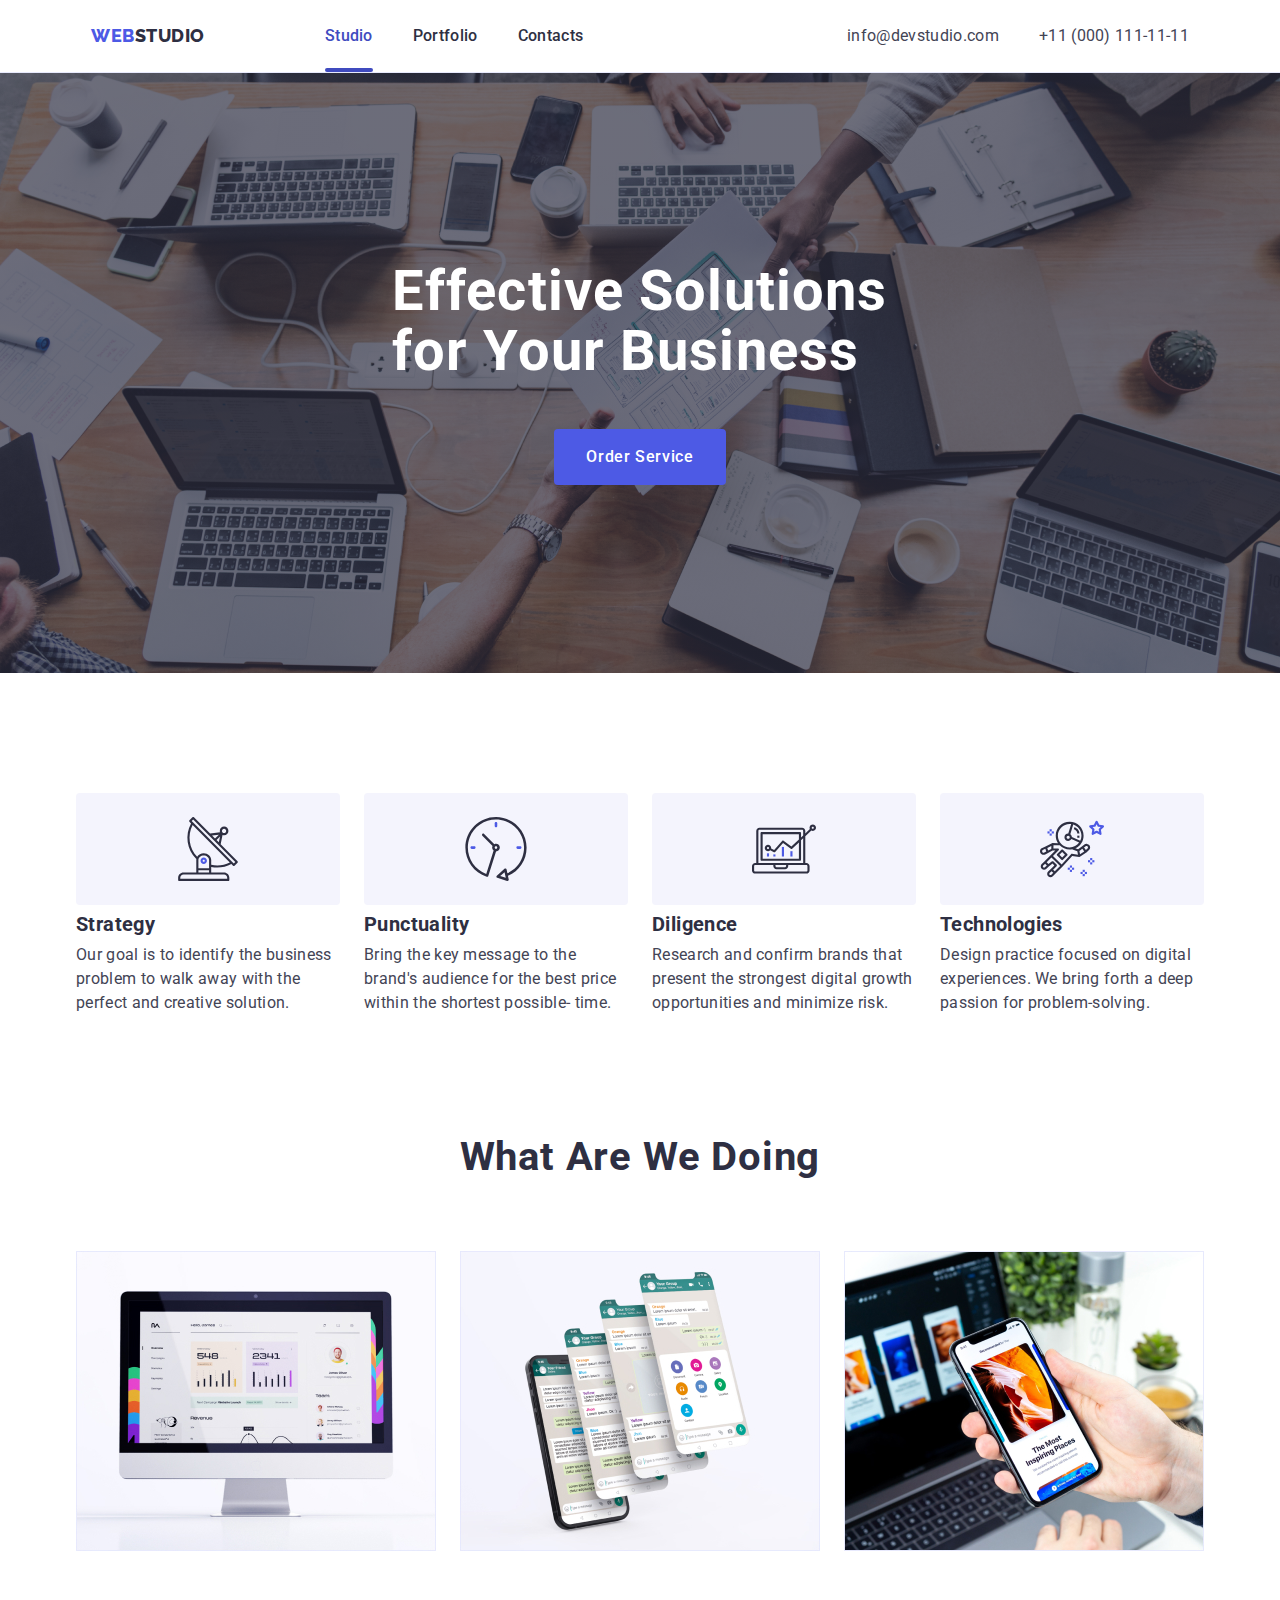
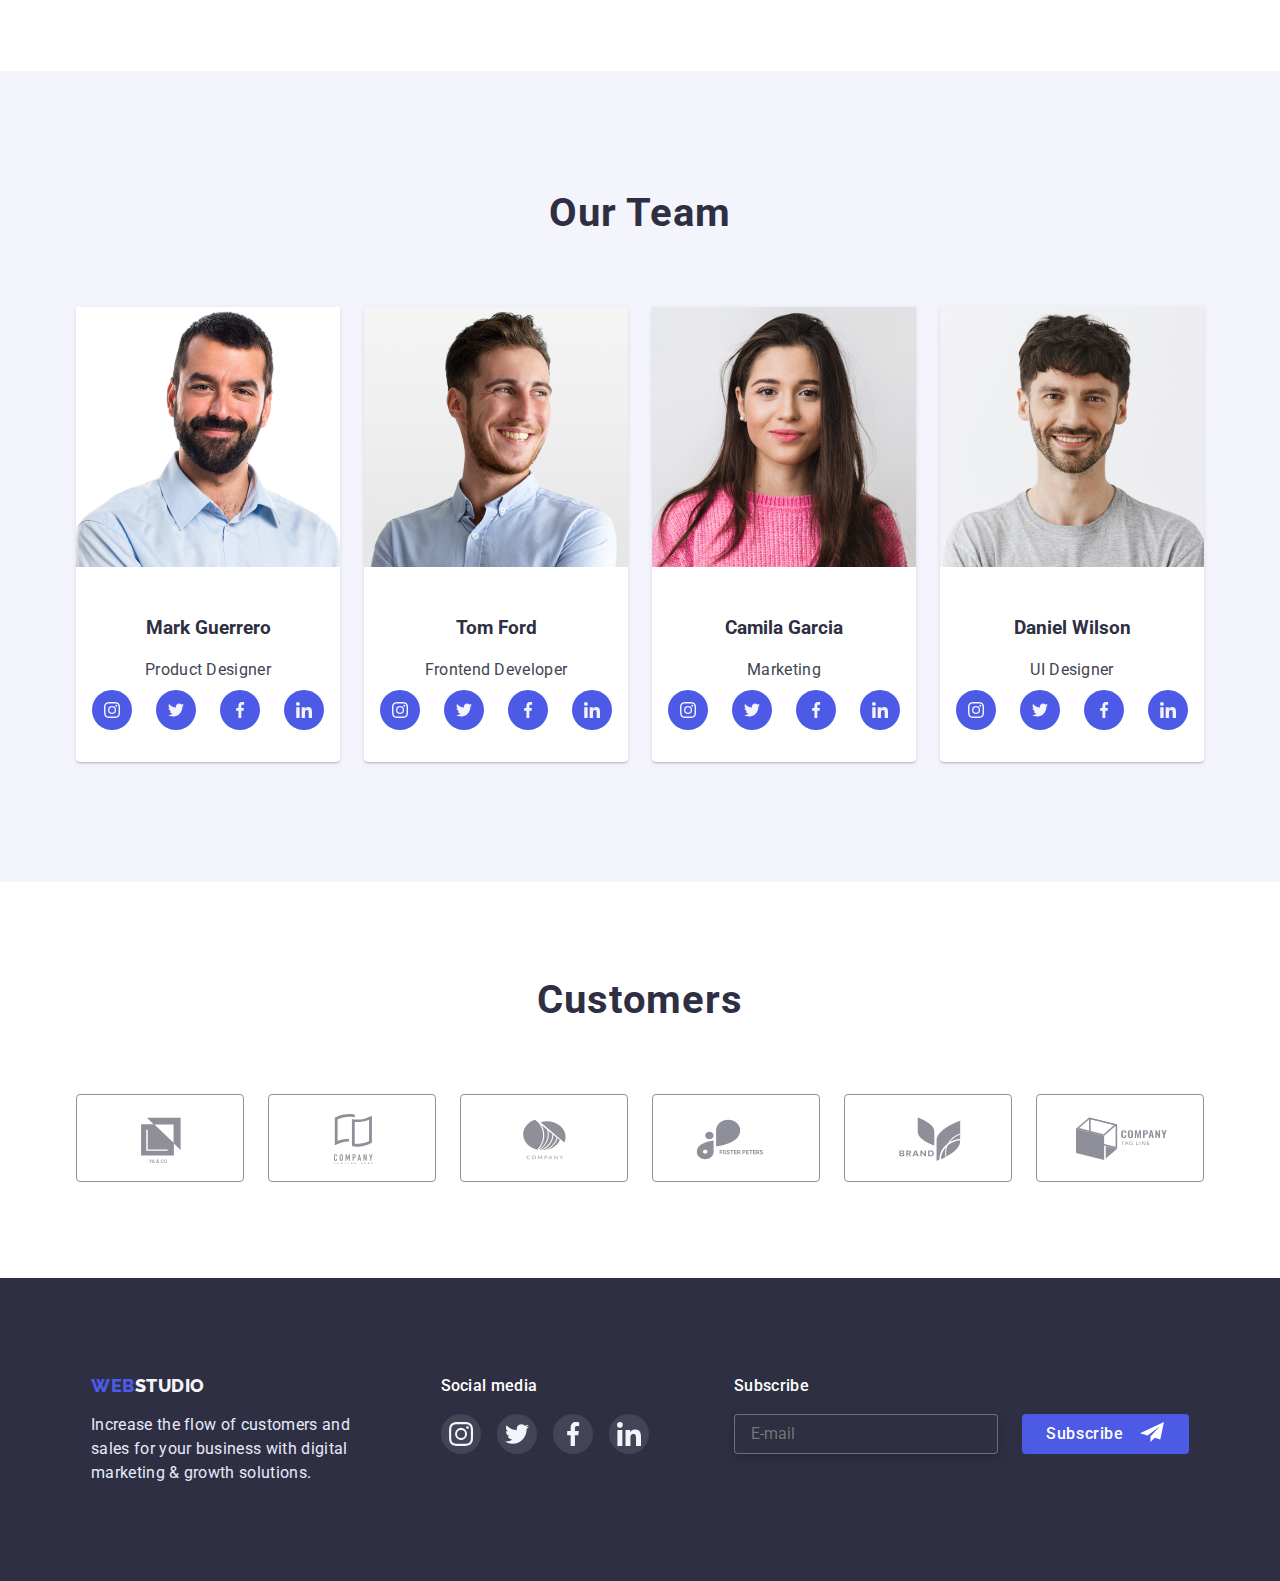
<file: index.html>
<!DOCTYPE html>
<html lang="en">

<head>
    <meta charset="UTF-8">
    <meta http-equiv="X-UA-Compatible" content="IE=edge">
    <meta name="viewport" content="width=device-width, initial-scale=1.0">
    <title>Studio</title>


    <link rel="preconnect" href="https://fonts.googleapis.com">
    <link rel="preconnect" href="https://fonts.gstatic.com" crossorigin>
    <link
        href="https://fonts.googleapis.com/css2?family=Raleway:wght@800&family=Roboto:wght@400;500;700;900&display=swap"
        rel="stylesheet">
    <link rel="preconnect" href="https://fonts.gstatic.com" crossorigin>
    <link
        href="https://fonts.googleapis.com/css2?family=Raleway:wght@800&family=Roboto:wght@400;500;700;900&display=swap"
        rel="stylesheet">
    <link rel="stylesheet"
        href="https://cdnjs.cloudflare.com/ajax/libs/modern-normalize/1.1.0/modern-normalize.min.css">
    <link rel="stylesheet" href="./css/style.css">
</head>

<body>
    <!-- HEADER -->
    <header class="page-header">
        <!-- Navigation -->
        <div class="conteiner">
            <nav class="navigation">
                <a class="link logotype" href="./index.html">Web<span class="logotype-item">Studio</span></a>
                <ul class="list menu-list">
                    <li class="menu-item"><a class="link menu-link hover color" href="./index.html">Studio</a></li>
                    <li class="menu-item"><a class="link menu-link" href="./portfolio.html">Portfolio</a></li>
                    <li class="menu-item"><a class="link menu-link" href="">Contacts</a></li>
                </ul>
            </nav>
            <button class="mobile-menu-open"><svg class="icon-one icon-hamburger js-open-menu">
                    <use href="./images/social-media/icons.svg#icon-hamburger"></use>
                </svg></button>
            <!-- Address -->
            <address class="list-number">
                <ul class=" list-number">
                    <li><a class="link mail-post" href="mailto:info@devstudio.com">info@devstudio.com</a></li>
                    <li><a class="link phone-number" href="tel:+110001111111">+11 (000) 111-11-11</a></li>
                </ul>
            </address>
        </div>
    </header>
    <main>
        <section class="page-hero">
            <div data-modal class="backdrop is-hidden">
                <div class="modal">

                    <div class="conteiner-modal">
                        <button class="button-modal" type="button" data-modal-close></button>
                        <h3 class="modal-title">Leave your contacts and we will call you back</h3>

                        <form class="form">
                            <div class="field">
                                <label for="name">Name</label>
                                <input type="text" class="name icon-form" name="name" id="name">
                            </div>
                            <div class="field">
                                <label for="phone">Phone</label>
                                <input type="tel" class="phone icon-form" name="phone" id="phone">
                            </div>
                            <div class="field">
                                <label for="email">Email</label>
                                <input type="email" class="mail icon-form" name="email" id="email">
                            </div>
                            <div class="form-comment"><label for="comment">Comment</label>
                                <textarea name="comment" id="comment" placeholder="Text input" cols="30"
                                    rows="10"></textarea>
                            </div>
                            <div class="form-policy">
                                <label class="label-policy"><input type="checkbox" class="border" name="privacy-policy"
                                        id="privacy-policy">
                                    <span class="icon-policy">
                                    </span>I accept the terms and conditions of the <a class="link-policy"
                                        href="">Privacy
                                        Policy</a></label>

                            </div>
                            <div class="form-button"><button class="button-form" type="submit">Send</button>
                            </div>
                        </form>
                    </div>
                </div>
            </div>
            <div class="hero">
                <h1 class="hero-title">Effective Solutions for Your Business</h1>
                <button data-modal-open class="button" type="button">Order Service</button>
            </div>
        </section>
        <section class="page-first-section">
            <div class="conteiner-first-section">
                <h2 hidden>Strategy</h2>
                <ul class="list list-position">
                    <li class="title-position  icon-antenna">
                        <h3 class="title-item-position">Strategy</h3>
                        <p class="suptitle-position">Our goal is to identify the business problem to walk away with
                            the
                            perfect
                            and
                            creative solution.
                        </p>
                    </li>
                    <li class="title-position icon-clock">
                        <h3 class="title-item-position">Punctuality</h3>
                        <p class="suptitle-position">
                            Bring the key message to the brand's audience for the best price within the shortest
                            possible-
                            time. </p>
                    </li>
                    <li class="title-position icon-diagram">
                        <h3 class="title-item-position">Diligence</h3>
                        <p class="suptitle-position"> Research and confirm brands that present the strongest digital
                            growth
                            opportunities and minimize
                            risk.
                        </p>
                    </li>
                    <li class="title-position icon-astronaut">
                        <h3 class="title-item-position">Technologies</h3>
                        <p class="suptitle-position"> Design practice focused on digital experiences. We bring forth
                            a deep
                            passion
                            for
                            problem-solving.
                        </p>
                    </li>
                </ul>
            </div>
        </section>
        <section class="page-section">
            <div class="conteiner-section">
                <h2 class="title">What are we doing</h2>
                <ul class="list list-position">
                    <li>
                        <picture>
                            <source srcset="./images/desktop-img-1.jpg 1x, ./images/desktop-img-1@2x.jpg 2x">
                            <img src="./images/img-1.jpg" alt="monitor" width="360" height="300">
                        </picture>
                    </li>
                    <li>
                        <picture>
                            <source srcset="./images/desktop-img-2.jpg 1x, ./images/desktop-img-2@2x.jpg 2x,">
                            <img src="./images/img-2.jpg" alt="tabs" width="360" height="300">
                        </picture>
                    </li>
                    <li>
                        <picture>
                            <source srcset="./images/desktop-img-3.jpg 1x, ./images/desktop-img-3@2x.jpg 2x">
                            <img src="./images/img-3.jpg" alt="phone" width="360" height="300">
                        </picture>
                    </li>
                </ul>
            </div>
        </section>
        <section class="page-last-section">
            <div class="conteiner-last-section">
                <h2 class="title">Our Team</h2>
                <ul class="list list-position-last-section">
                    <li class="list-workers">
                        <picture>
                            <source srcset="./images/mark.jpg 1x, ./images/mark@2x.jpg 2x"> <img src="./images/mark.jpg"
                                alt="Mark Guerrero Product designer" width="264" height="260">
                        </picture>
                        <div class="workers">
                            <h3 class="title-name">Mark Guerrero</h3>
                            <p class="position">Product Designer</p>
                            <ul class="list social-media">
                                <li class="list"><a class="link icon-media" href=""><svg class="">
                                            <use href="./images/social-media/icons.svg#icon-instagramblue"></use>
                                        </svg></a></li>
                                <li class="list"><a class="link icon-media" href=""><svg class="">
                                            <use href="./images/social-media/icons.svg#icon-twitterblue"></use>
                                        </svg></a></li>
                                <li class="list"><a class="link icon-media" href=""><svg class="">
                                            <use href="./images/social-media/icons.svg#icon-facebookblue"></use>
                                        </svg></a></li>
                                <li class="list"><a class="link icon-media" href=""><svg class="">
                                            <use href="./images/social-media/icons.svg#icon-linkrfinblue"></use>
                                        </svg></a></li>
                            </ul>
                        </div>
                    </li>
                    <li class="list-workers">
                        <picture>
                            <source srcset="./images/tom.jpg 1x, ./images/tom@2x.jpg 2x"> <img src="./images/tom.jpg"
                                alt="Tom Ford Frontend Developer" width="264" height="260">
                        </picture>
                        <div class="workers">
                            <h3 class="title-name">Tom Ford</h3>
                            <p class="position">Frontend Developer</p>
                            <ul class="list social-media">
                                <li class="list"><a class="link icon-media" href=""><svg class="">
                                            <use href="./images/social-media/icons.svg#icon-instagramblue"></use>
                                        </svg></a></li>
                                <li class="list"><a class="link icon-media" href=""><svg class="">
                                            <use href="./images/social-media/icons.svg#icon-twitterblue"></use>
                                        </svg></a></li>
                                <li class="list"><a class="link icon-media" href=""><svg class="">
                                            <use href="./images/social-media/icons.svg#icon-facebookblue"></use>
                                        </svg></a></li>
                                <li class="list"><a class="link icon-media" href=""><svg class="">
                                            <use href="./images/social-media/icons.svg#icon-linkrfinblue"></use>
                                        </svg></a></li>
                            </ul>
                        </div>
                    </li>
                    <li class="list-workers">
                        <picture>
                            <source srcset="./images/camila.jpg 1x, ./images/camila@2x.jpg 2x"><img
                                src="./images/camila.jpg" alt="Camila Garcia Marketing " width="264" height="260">
                        </picture>
                        <div class="workers">
                            <h3 class="title-name">Camila Garcia</h3>
                            <p class="position">Marketing</p>
                            <ul class="list social-media">
                                <li class="list"><a class="link icon-media" href=""><svg class="">
                                            <use href="./images/social-media/icons.svg#icon-instagramblue"></use>
                                        </svg></a></li>
                                <li class="list"><a class="link icon-media" href=""><svg class="">
                                            <use href="./images/social-media/icons.svg#icon-twitterblue"></use>
                                        </svg></a></li>
                                <li class="list"><a class="link icon-media" href=""><svg class="">
                                            <use href="./images/social-media/icons.svg#icon-facebookblue"></use>
                                        </svg></a></li>
                                <li class="list"><a class="link icon-media" href=""><svg class="">
                                            <use href="./images/social-media/icons.svg#icon-linkrfinblue"></use>
                                        </svg></a></li>
                            </ul>
                        </div>
                    </li>
                    <li class="list-workers">
                        <picture>
                            <source srcset="./images/daniel.jpg 1x, ./images/daniel@2x.jpg 2x"><img
                                src="./images/daniel.jpg" alt="Daniel Wilson UI Design" width="264" height="260">
                        </picture>
                        <div class="workers">
                            <h3 class="title-name">Daniel Wilson</h3>
                            <p class="position">UI Designer</p>
                            <ul class="list social-media">
                                <li class="list"><a class="link icon-media" href=""><svg class="">
                                            <use href="./images/social-media/icons.svg#icon-instagramblue"></use>
                                        </svg></a></li>
                                <li class="list"><a class="link icon-media" href=""><svg class="">
                                            <use href="./images/social-media/icons.svg#icon-twitterblue"></use>
                                        </svg></a></li>
                                <li class="list"><a class="link icon-media" href=""><svg class="">
                                            <use href="./images/social-media/icons.svg#icon-facebookblue"></use>
                                        </svg></a></li>
                                <li class="list"><a class="link icon-media" href=""><svg class="">
                                            <use href="./images/social-media/icons.svg#icon-linkrfinblue"></use>
                                        </svg></a></li>
                            </ul>
                        </div>
                    </li>
                </ul>
            </div>
        </section>

        <section class="page-customers">
            <div class="conteiner-customers">
                <h3 class="title ">Customers</h3>
                <ul class="list list-customers">
                    <li class="customers"><a href="" class="link icon"><svg class="link-icon">
                                <use href="./images/social-media/icons.svg#icon-yaco"></use>
                            </svg></a></li>
                    <li class="customers"><a href="" class="link icon"><svg class="link-icon">
                                <use href="./images/social-media/icons.svg#icon-companytegline"></use>
                            </svg></a></li>
                    <li class="customers"><a href="" class="link icon"><svg class="link-icon">
                                <use href="./images/social-media/icons.svg#icon-company"></use>
                            </svg></a></li>
                    <li class="customers"><a href="" class="link icon"><svg class="link-icon">
                                <use href="./images/social-media/icons.svg#icon-foster"></use>
                            </svg></a></li>
                    <li class="customers"><a href="" class="link icon"><svg class="link-icon">
                                <use href="./images/social-media/icons.svg#icon-brand"></use>
                            </svg></a></li>
                    <li class="customers"><a href="" class="link icon"><svg class="link-icon">
                                <use href="./images/social-media/icons.svg#icon-tegline"></use>
                            </svg></a></li>
                </ul>
            </div>
        </section>
    </main>
    <footer class="footer-section">
        <div class="footer">
            <div class="conteiner-footer">
                <a class="link logotype-footer" href="./index.html">Web<span
                        class="logotype-item-footer">Studio</span></a>
                <p class="footer-subtitle">Increase the flow of customers and sales for your business with digital
                    marketing
                    &
                    growth solutions.
                </p>
            </div>
            <div class="footer-social-media">
                <h3 class="title-footer">Social media</h3>
                <ul class="list list-footer">
                    <li>
                        <a class="link link-media link-footer" href="">
                            <svg class="">
                                <use href="./images/social-media/icons.svg#icon-instagram"></use>
                            </svg>
                        </a>
                    </li>
                    <li>
                        <a class="link link-media link-footer" href="">
                            <svg class="">
                                <use href="./images/social-media/icons.svg#icon-twitter"></use>
                            </svg>
                        </a>
                    </li>
                    <li>
                        <a class="link link-media link-footer" href="">
                            <svg class="">
                                <use href="./images/social-media/icons.svg#icon-facebook"></use>
                            </svg>
                        </a>
                    </li>
                    <li>
                        <a class="link link-media link-footer" href="">
                            <svg class="">
                                <use href="./images/social-media/icons.svg#icon-linkedin"></use>
                            </svg>
                        </a>
                    </li>
                </ul>
            </div>
            <div class="subscribe">
                <h3 class="footer-subscribe">Subscribe</h3>
                <form class="form-footer-subscribe">
                    <input type="mail" placeholder="E-mail" class="mail-field" name="foooter-mail">
                    <button class="button-subscribe" type="submit">Subscribe</button>
                </form>
            </div>
        </div>
    </footer>
    <div class="mobile-menu js-menu-container">
        <div class="conteiner-mobile">
            <button type="button" class="mobile-menu-close js-close-menu">
                <svg width="8" height="8" class="mobile-icon-close">
                    <use href="./images/social-media/icons.svg#icon-close-black"></use>
                </svg>
            </button>
            <ul class="list-filters">
                <li class="list mobile-list"><a class="link mobile-menu-list" href="./index.html">Studio</a></li>
                <li class="list mobile-list"><a class="link mobile-menu-list" href="./portfolio.html">Portfolio</a></li>
                <li class="list mobile-list"><a class="link mobile-menu-list" href="">Contacts</a></li>
            </ul>
            <address class="address-contacts">
                <ul class="list-filters-contacts">
                    <li class="list"><a class="link mobile-phone-number" href="tel:+110001111111">+11 (000)
                            111-11-11</a></li>
                    <li class="list"><a class="link mobile-post" href="mailto:info@devstudio.com">info@devstudio.com</a>
                    </li>

                </ul>
                <ul class="list social-media-mobile">
                    <li class="list"><a class="link icon-media" href=""><svg class="">
                                <use href="./images/social-media/icons.svg#icon-instagramblue"></use>
                            </svg></a></li>
                    <li class="list"><a class="link icon-media" href=""><svg class="">
                                <use href="./images/social-media/icons.svg#icon-twitterblue"></use>
                            </svg></a></li>
                    <li class="list"><a class="link icon-media" href=""><svg class="">
                                <use href="./images/social-media/icons.svg#icon-facebookblue"></use>
                            </svg></a></li>
                    <li class="list"><a class="link icon-media" href=""><svg class="">
                                <use href="./images/social-media/icons.svg#icon-linkrfinblue"></use>
                            </svg></a></li>
                </ul>
            </address>
        </div>
        <script src="./modal-menu.js"></script>
        <script src="./modal.js"></script>
</body>

</html>
</file>
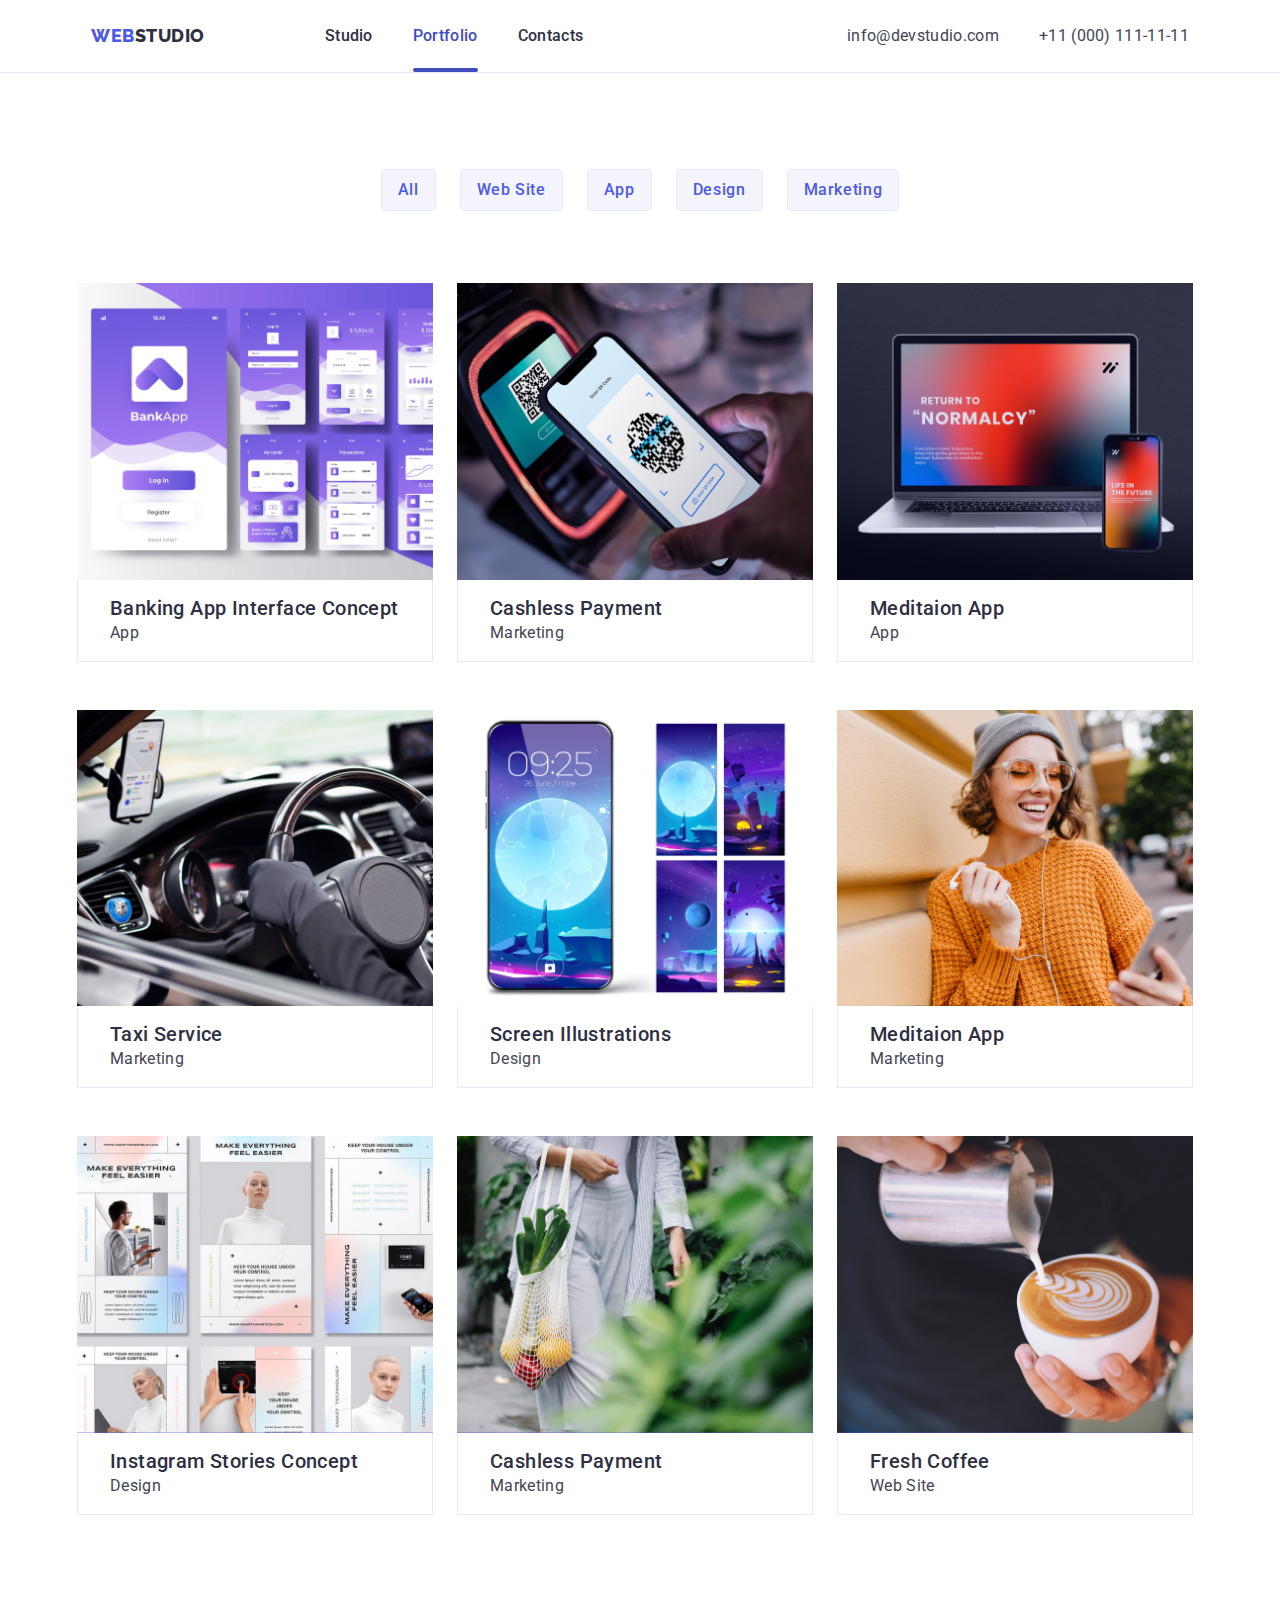
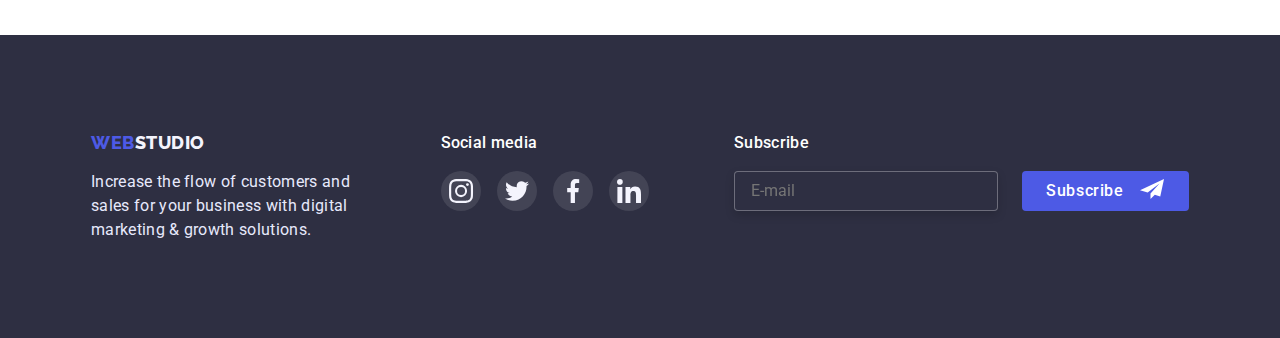
<file: portfolio.html>
<!DOCTYPE html>
<html lang="en">

<head>
    <meta charset="UTF-8">
    <meta http-equiv="X-UA-Compatible" content="IE=edge">
    <meta name="viewport" content="width=device-width, initial-scale=1.0">
    <title>Portfolio</title>


    <link rel="preconnect" href="https://fonts.googleapis.com">
    <link rel="preconnect" href="https://fonts.gstatic.com" crossorigin>
    <link
        href="https://fonts.googleapis.com/css2?family=Raleway:wght@800&family=Roboto:wght@400;500;700;900&display=swap"
        rel="stylesheet">
    <link rel="preconnect" href="https://fonts.gstatic.com" crossorigin>
    <link
        href="https://fonts.googleapis.com/css2?family=Raleway:wght@800&family=Roboto:wght@400;500;700;900&display=swap"
        rel="stylesheet">
    <link rel="stylesheet"
        href="https://cdnjs.cloudflare.com/ajax/libs/modern-normalize/1.1.0/modern-normalize.min.css">
    <link rel="stylesheet" href="./css/style.css">
</head>

<body>
    <!-- HEADER -->
    <header class="page-header">
        <!-- Navigation -->
        <div class="conteiner">
            <nav class="navigation">
                <a class="link logotype" href="./index.html">Web<span class="logotype-item">Studio</span></a>
                <ul class="list menu-list">
                    <li class="menu-item "><a class="link menu-link" href="./index.html">Studio</a></li>
                    <li class="menu-item "><a class="link menu-link hover color" href="./portfolio.html">Portfolio</a>
                    </li>
                    <li class="menu-item"><a class="link menu-link" href="">Contacts</a></li>
                </ul>
            </nav>
            <button class="mobile-menu-open"><svg class="icon-one icon-hamburger js-open-menu">
                    <use href="./images/social-media/icons.svg#icon-hamburger"></use>
                </svg></button>
            <!-- Address -->
            <address class="list-number">
                <ul class="list-number">
                    <li><a class="link mail-post" href="mailto:info@devstudio.com">info@devstudio.com</a></li>
                    <li><a class="link phone-number" href="tel:+110001111111">+11 (000) 111-11-11</a></li>
                </ul>
            </address>
        </div>
    </header>
    <!-- Main -->
    <main>
        <section class="page-filter">
            <div class="conteiner-filter">
                <h1 hidden>filters</h1>
                <ul class="list list-button">
                    <li class="list-item-filter"><button class="button-filters" type="button">All</button></li>
                    <li class="list-item-filter"><button class="button-filters" type="button">Web Site</button></li>
                    <li class="list-item-filter"><button class="button-filters" type="button">App</button></li>
                    <li class="list-item-filter"><button class="button-filters" type="button">Design</button></li>
                    <li class="list-item-filter"><button class="button-filters" type="button">Marketing</button></li>
                </ul>
                <ul class="list list-photo-item">

                    <li class="list-item ">

                        <div class="box">
                            <div class="overlay">
                                <p>14 Stylish and User-Friendly App Design Concepts · Task Manager App · Calorie Tracker
                                    App · Exotic Fruit Ecommerce App · Cloud Storage App</p>

                            </div>
                            <picture>
                                <source media="(min-width:768px)"
                                    srcset="./images/desktop-project-card.jpg 1x, ./images/desktop-project-card@2x.jpg 2x">
                                <source media="(min-width:300px)"
                                    srcset="./images/mobile-project-card.jpg 1x, ./images/mobile-project-card@2x.jpg 2x">
                                <img class="list-photo" src="./images/Project-Card-1.jpg"
                                    alt="Banking App Interface Concept">
                            </picture>
                        </div>
                        <div class="conteiner-title">
                            <h3 class="title-item">Banking App Interface Concept</h3>
                            <p class="suptitle">App</p>
                        </div>
                    </li>
                    <li class="list-item ">
                        <div class="box">
                            <div class="overlay">
                                <p>14 Stylish and User-Friendly App Design Concepts · Task Manager App · Calorie Tracker
                                    App · Exotic Fruit Ecommerce App · Cloud Storage App</p>
                            </div>
                            <picture>
                                <source media="(min-width:768px)" srcset="./images/desktop-project-card2.jpg 1x, ./images/desktop-project-card2@2x.jpg 2x">
                                <source media="(min-width:300px)" srcset="./images/mobile-project-card2.jpg 1x, ./images/mobile-project-card2@2x.jpg 2x">
                                <img class="list-photo" src="./images/Project-Card-2.jpg" alt="Cashless Payment">
                            </picture>
                        </div>
                        <div class="conteiner-title">
                            <h3 class="title-item">Cashless Payment</h3>
                            <p class="suptitle">Marketing</p>
                        </div>
                    </li>
                    <li class="list-item ">
                        <div class="box">
                            <div class="overlay">
                                <p>14 Stylish and User-Friendly App Design Concepts · Task Manager App · Calorie Tracker
                                    App · Exotic Fruit Ecommerce App · Cloud Storage App</p>
                            </div>
                            <picture>
                                <source media="(min-width:768px)" srcset="./images/desktop-project-card3.jpg 1x, ./images/desktop-project-card3@2x.jpg 2x">
                                <source media="(min-width:300px)" srcset="./images/mobile-project-card3.jpg 1x, ./images/mobile-project-card3@2x.jpg 2x">
                                <img class="list-photo" src="./images/Project-Card-3.jpg" alt="Meditaion App">
                            </picture>
                            
                        </div>
                        <div class="conteiner-title">
                            <h3 class="title-item">Meditaion App</h3>
                            <p class="suptitle">App</p>
                        </div>
                    </li>
                    <li class="list-item ">
                        <div class="box">
                            <div class="overlay">
                                <p>14 Stylish and User-Friendly App Design Concepts · Task Manager App · Calorie Tracker
                                    App · Exotic Fruit Ecommerce App · Cloud Storage App</p>
                            </div><picture>
                                <source media="(min-width:768px)" srcset="./images/desktop-project-card4.jpg 1x, ./images/desktop-project-card4@2x.jpg 2x">
                                <source media="(min-width:300px)" srcset="./images/mobile-project-card4.jpg 1x, ./images/mobile-project-card4@2x.jpg 2x">
                                <img class="list-photo" src="./images/Project2Card-1.jpg" alt="Taxi Service"
                                >
                            </picture>
                            
                        </div>
                        <div class="conteiner-title">
                            <h3 class="title-item">Taxi Service</h3>
                            <p class="suptitle">Marketing</p>
                        </div>
                    </li>
                    <li class="list-item ">
                        <div class="box">
                            <div class="overlay">
                                <p>14 Stylish and User-Friendly App Design Concepts · Task Manager App · Calorie Tracker
                                    App
                                    · Exotic Fruit Ecommerce App · Cloud Storage App</p>
                            </div><picture>
                                <source media="(min-width:768px)" srcset="./images/desktop-project-card5.jpg 1x, ./images/desktop-project-card5@2x.jpg 2x">
                                <source media="(min-width:300px)" srcset="./images/mobile-project-card5.jpg 1x, ./images/mobile-project-card5@2x.jpg 2x">
                                <img class="list-photo" src="./images/Project2Card-2.jpg" alt="Screen Illustrations"
                                >
                            </picture>
                            
                        </div>
                        <div class="conteiner-title">
                            <h3 class="title-item">Screen Illustrations</h3>
                            <p class="suptitle">Design</p>
                        </div>
                    </li>
                    <li class="list-item ">
                        <div class="box">
                            <div class="overlay">
                                <p>14 Stylish and User-Friendly App Design Concepts · Task Manager App · Calorie Tracker
                                    App · Exotic Fruit Ecommerce App · Cloud Storage App</p>
                            </div><picture>
                                <source media="(min-width:768px)" srcset="./images/desktop-project-card6.jpg 1x, ./images/desktop-project-card6@2x.jpg 2x">
                                <source media="(min-width:300px)" srcset="./images/mobile-project-card6.jpg 1x, ./images/mobile-project-card6@2x.jpg 2x">
                                <img class="list-photo" src="./images/Project2Card-3.jpg" alt="Online Courses"
                                >
                            </picture>
                        </div>
                        <div class="conteiner-title">
                            <h3 class="title-item">Meditaion App</h3>
                            <p class="suptitle">Marketing</p>
                        </div>
                    </li>
                    <li class="list-item ">
                        <div class="box">
                            <div class="overlay">
                                <p>14 Stylish and User-Friendly App Design Concepts · Task Manager App · Calorie Tracker
                                    App
                                    · Exotic Fruit Ecommerce App · Cloud Storage App</p>
                            </div><picture>
                                <source media="(min-width:768px)" srcset="./images/desktop-project-card7.jpg 1x, ./images/desktop-project-card7@2x.jpg 2x">
                                <source media="(min-width:300px)" srcset="./images/mobile-project-card7.jpg 1x, ./images/mobile-project-card7@2x.jpg 2x">
                                <img class="list-photo" src="./images/Project3Card-1.jpg" alt="Instagram Stories Concept" >
                            </picture>
                        </div>

                        <div class="conteiner-title">
                            <h3 class="title-item">Instagram Stories Concept</h3>
                            <p class="suptitle">Design</p>
                        </div>
                    </li>
                    <li class="list-item ">
                        <div class="box">
                            <div class="overlay">
                                <p>14 Stylish and User-Friendly App Design Concepts · Task Manager App · Calorie Tracker
                                    App · Exotic Fruit Ecommerce App · Cloud Storage App</p>
                            </div><picture>
                                <source media="(min-width:768px)" srcset="./images/desktop-project-card8.jpg 1x, ./images/desktop-project-card8@2x.jpg 2x">
                                <source media="(min-width:300px)" srcset="./images/mobile-project-card8.jpg 1x, ./images/mobile-project-card8@2x.jpg 2x">
                                <img class="list-photo" src="./images/Project3Card-2.jpg" alt="Organic Food" width="356"> 
                            </picture>
                        </div>
                        <div class="conteiner-title">
                            <h3 class="title-item">Cashless Payment</h3>
                            <p class="suptitle">Marketing</p>
                        </div>
                    </li>
                    <li class="list-item ">
                        <div class="box">
                            <div class="overlay">
                                <p>14 Stylish and User-Friendly App Design Concepts · Task Manager App · Calorie Tracker
                                    App · Exotic Fruit Ecommerce App · Cloud Storage App</p>
                            </div><picture>
                                <source media="(min-width:768px)" srcset="./images/desktop-project-card9.jpg 1x, ./images/desktop-project-card9@2x.jpg 2x">
                                <source media="(min-width:300px)" srcset="./images/mobile-project-card9.jpg 1x, ./images/mobile-project-card9@2x.jpg 2x">
                                <img class="list-photo" src="./images/Project3Card-3.jpg" alt="Fresh Coffee">
                            </picture>
                        </div>
                        <div class="conteiner-title">
                            <h3 class="title-item">Fresh Coffee</h3>
                            <p class="suptitle">Web Site</p>
                        </div>
                    </li>
                </ul>
            </div>
        </section>
    </main>
    <!-- footer -->
    <footer class="footer-section">
        <div class="footer">
            <div>
                <a class="link logotype-footer" href="./index.html">Web<span
                        class="logotype-item-footer">Studio</span></a>
                <p class="footer-subtitle">Increase the flow of customers and sales for your business with digital
                    marketing
                    &
                    growth solutions.
                </p>
            </div>
            <div class="footer-social-media">
                <h3 class="title-footer">Social media</h3>
                <ul class="list list-footer">
                    <li>
                        <a class="link link-media link-footer" href="">
                            <svg class="">
                                <use href="./images/social-media/icons.svg#icon-instagram"></use>
                            </svg>
                        </a>
                    </li>
                    <li>
                        <a class="link link-media link-footer" href="">
                            <svg class="">
                                <use href="./images/social-media/icons.svg#icon-twitter"></use>
                            </svg>
                        </a>
                    </li>
                    <li>
                        <a class="link link-media link-footer" href="">
                            <svg class="">
                                <use href="./images/social-media/icons.svg#icon-facebook"></use>
                            </svg>
                        </a>
                    </li>
                    <li>
                        <a class="link link-media link-footer" href="">
                            <svg class="">
                                <use href="./images/social-media/icons.svg#icon-linkedin"></use>
                            </svg>
                        </a>
                    </li>
                </ul>
            </div>
            <div class="subscribe">
                <h3 class="footer-subscribe">Subscribe</h3>
                <form class="form-footer-subscribe">
                    <input type="mail" placeholder="E-mail" class="mail-field" name="foooter-mail">
                    <button class="button-subscribe" type="submit">Subscribe</button>
                </form>
            </div>
        </div>
    </footer>
    <div class="mobile-menu js-menu-container">
        <div class="conteiner-mobile">
            <button type="button" class="mobile-menu-close js-close-menu">
                <svg width="8" height="8" class="mobile-icon-close">
                    <use href="./images/social-media/icons.svg#icon-close-black"></use>
                </svg>
            </button>
            <ul class="list-filters">
                <li class="list mobile-list"><a class="link mobile-menu-list" href="./index.html">Studio</a></li>
                <li class="list mobile-list"><a class="link mobile-menu-list" href="./portfolio.html">Portfolio</a></li>
                <li class="list mobile-list"><a class="link mobile-menu-list" href="">Contacts</a></li>
            </ul>
            <address>
                <ul class="list-filters-contacts">
                    <li class="list"><a class="link mobile-phone-number" href="tel:+110001111111">+11 (000)
                            111-11-11</a></li>
                    <li class="list"><a class="link mobile-post" href="mailto:info@devstudio.com">info@devstudio.com</a>
                    </li>

                </ul>
                <ul class="list social-media-mobile">
                    <li class="list"><a class="link icon-media" href=""><svg class="">
                                <use href="./images/social-media/icons.svg#icon-instagramblue"></use>
                            </svg></a></li>
                    <li class="list"><a class="link icon-media" href=""><svg class="">
                                <use href="./images/social-media/icons.svg#icon-twitterblue"></use>
                            </svg></a></li>
                    <li class="list"><a class="link icon-media" href=""><svg class="">
                                <use href="./images/social-media/icons.svg#icon-facebookblue"></use>
                            </svg></a></li>
                    <li class="list"><a class="link icon-media" href=""><svg class="">
                                <use href="./images/social-media/icons.svg#icon-linkrfinblue"></use>
                            </svg></a></li>
                </ul>
            </address>
        </div>
    </div>
    <script src="./modal-menu.js"></script>

</body>

</html>
</file>
<file: css/style.css>
:root {
  --text-color: #434455;
  --main-color: #f4f4fd;
  --accent-color: #404bbf;
  --link-color: #2e2f42;
}
html {
}




.list {
  list-style: none;
  padding: 0px;
  margin: 0px;

}
.link {
  text-decoration: none;
  display: flex;
}
img {
  display: block;
  max-width: 100%;
  height: auto;
}
body {
  font-family: "Roboto", sans-serif;
  color: var(--link-color);
  margin-left: auto;
  margin-right: auto;
}
/*


.conteiner-first-section {
  width: 1128px;
  margin-left: auto;
  margin-right: auto;
  padding-left: 15px;
  padding-right: 15px;
}

.conteiner-last-section {
  width: 1128px;
  margin-left: auto;
  margin-right: auto;
  padding-left: 15px;
  padding-right: 15px;
}
.conteiner-title {
  border-right: 1px solid #e7e9fc;
  border-left: 1px solid #e7e9fc;
  border-bottom: 1px solid #e7e9fc;
  padding-bottom: 32px;
  padding-left: 16px;
  padding-top: 32px;
}
.list-item:hover, .list-item:focus {
  border-right: 0.5px solid #f4f4fd;
  border-left: 0.5px solid #f4f4fd;
  border-bottom: 0.5px solid #f4f4fd;
  box-shadow: 0px 1px 6px rgba(46, 47, 66, 0.08),
    0px 1px 1px rgba(46, 47, 66, 0.16), 0px 2px 1px rgba(46, 47, 66, 0.08);
}.suptitle {
  font-size: 16px;
  line-height: 1.5;
  letter-spacing: 0.02em;
  color: var(--text-color);
  margin: 0px;
}
.box {
position: relative; 
overflow: hidden;
}
.list-item:hover .overlay {
  transform: translateX(0);
}

.overlay{
  position: absolute;
  content: "";

 top: 0;
  left: 0;
  width: 100%;
  height: 100%;
  background: #4D5AE5;
  transform: translateY(100%);
  transition: transform 250ms cubic-bezier(0.4, 0, 0.2, 1);
}
.overlay > p{
  font-weight: 400;
font-size: 16px;
line-height: 1.5;
letter-spacing: 0.02em;
color: var(--main-color);
margin-top: 24px;
margin-left: auto;
margin-right: auto;
width: 296px;
}

.title-item {
  font-weight: 500;
  font-size: 20px;
  line-height: 1.25;
  letter-spacing: 0.02em;

  margin: 0px;
}
.conteiner-filter {
  margin-left: auto;
  margin-right: auto;
  width: 1128px;
  padding-right: 15px;
  padding-left: 15px;
}
.conteiner-customers {
  width: 1128px;
  margin-left: auto;
  margin-right: auto;
  padding-left: 15px;
  padding-right: 15px;
}


.page-header {
  margin-left: auto;
  margin-right: auto;
  border-bottom: 1px solid #e7e9fc;
}



.menu-link:hover,
.menu-link:focus {
  color: var(--accent-color);
}
.menu-link {
  position: relative;
  font-weight: 500;
  font-size: 16px;
  line-height: 1.5;
  letter-spacing: 0.02em;
  color: var(--link-color);

  display: block;
  padding-top: 24px;
  padding-bottom: 24px;
  transition: color 250ms cubic-bezier(0.4, 0, 0.2, 1);
}

.color{
  color: var(--accent-color);
}
.hover::after{
  display: block;
  position: absolute;
  content: "";
  width: 100%;
  height: 4px;
bottom: 0;
left: 0;
  height: 4px;
border-radius: 2px;
background-color: var(--accent-color);

}




.button {
  font-family: "Roboto";
  font-weight: 500;
  cursor: pointer;
  font-size: 16px;
  line-height: 1.5;
  letter-spacing: 0.04em;
  background: #4d5ae5;
  color: #ffffff;

  min-width: 110px;
  border-radius: 4px;
  border-color: #4d5ae5;
  text-align: center;
  margin-top: 48px;
  padding: 16px 32px;

  transition: background-color 250ms cubic-bezier(0.4, 0, 0.2, 1);
}
.button-filters {
  font-weight: 500;
  font-family: "Roboto", sans-serif;
  cursor: pointer;
  font-size: 16px;
  line-height: 1.5;
  align-items: center;
  text-align: center;
  letter-spacing: 0.04em;
  background: var(--main-color);
  color: #4d5ae5;

  border: 1px solid #e7e9fc;
  border-radius: 4px;
  padding: 12px 24px;
  transition: color 250ms cubic-bezier(0.4, 0, 0.2, 1),
  background-color 250ms cubic-bezier(0.4, 0, 0.2, 1),
  box-shadow 250ms cubic-bezier(0.4, 0, 0.2, 1);
}
.list-button {
  margin-bottom: 72px;
  justify-content: center;
  flex-direction: row;
  padding: 0px;
}

.list-button .list-item-filter {
  margin-left: 24px;
}
.list-button .list-item-filter:first-child {
  margin-left: 0px;
}


.button-modal{
  display: flex;
  cursor: pointer;
  height: 22px;
  width: 12px;
  border-radius: 50%;
  border: 0;
  justify-content: end;
  margin-left: 336px;
background-image: url(../images/close-black.svg);
background-position: center;
background-repeat: no-repeat;

transition: 
background-image 250ms cubic-bezier(0.4, 0, 0.2, 1),
background-color 250ms cubic-bezier(0.4, 0, 0.2, 1);
}
.button-modal:hover, 
.button-modal:focus{
  background-color: var(--accent-color);
  background-image: url(../images/close-white.svg);
}
.form-button{
  margin-top: 24px;
  text-align: center;
}
.button-form{
  font-weight: 500;
  cursor: pointer;
  font-size: 16px;
  line-height: 1.5;
  letter-spacing: 0.04em;
  background: #4d5ae5;
  color: #ffffff;

  min-width: 110px;
  border-color: #4d5ae5;
  text-align: center;
  padding: 16px 32px;
  box-shadow: 0px 4px 4px rgba(0, 0, 0, 0.15);
border-radius: 4px;
justify-content: center;
transition: background-color 250ms cubic-bezier(0.4, 0, 0.2, 1);
}
.button-form:hover,
.button-form:focus{
  background-color: var(--accent-color);
}

.backdrop{
  position: fixed;
top: 0;
left: 0;
  width: 100%;
  height: 100%;
  background-color: rgba(46, 47, 66, 0.4);
  opacity: 1;
  transition: opacity 250ms;
}
.backdrop.is-hidden{
opacity: 0;
pointer-events: none;
}
.backdrop.is-hidden .modal{
  transform: translate(-50%, -50%)  scale(0.9);
}
.modal{

  position: absolute;
  top: 50%;
  left: 50%;
  min-width: 408px;

  background-color: #fcfcfc;
  border-radius: 4px;
  justify-content: end;
  display: flex;
transform: translate(-50%, -50%) scale(1);
transition: transform 250ms cubic-bezier(0.4, 0, 0.2, 1);
}
.modal-title{

  font-weight: 500;
  font-size: 16px;
  line-height: 1.5;
  margin-top: 24px;
text-align: center;
margin-bottom: 16px;
margin-top: 24px;
}
.form .field, .form-comment {
  display: flex;
  flex-direction: column;

  color: #8E8F99;
}
.field {
  
  margin-top: 8px;
  transition: border-color 250ms cubic-bezier(0.4, 0, 0.2, 1);
} 
 .field:focus-within{
border-color: #4D5AE5;
}
.field label {

  font-weight: 400;
font-size: 12px;
line-height: 1.3;
}

.form-comment {
  margin-top: 8px;

}
.form-comment label{

  font-weight: 400;
font-size: 12px;
line-height: 1.3;
}
.form-comment textarea{
  outline: none;
  resize: none;
  margin-top: 4px;
  height: 120px;
  border: 1px solid rgba(33, 33, 33, 0.2);
border-radius: 4px;
padding: 8px 16px;
transition: border 250ms cubic-bezier(0.4, 0, 0.2, 1);
}
.form-comment textarea:focus-within{
  border-color:  #4D5AE5;
}
.form-comment textarea::placeholder{
  font-weight: 400;
  font-size: 12px;
  line-height: 1.3;
}
.form-policy{
  margin-top: 16px;
}
.form-policy label{
  font-weight: 400;
font-size: 12px;
line-height: 1.3;
color: #757575;
}
.icon-form{
  height: 40px;
  outline: none;
  border: 1px solid rgba(33, 33, 33, 0.2);
  border-radius: 4px;
  margin-top: 4px;
  background-repeat: no-repeat;
background-position-y: 14px;
  background-position-x: 19px; 
  padding-left: 38px;
  transition: border-color 250ms cubic-bezier(0.4, 0, 0.2, 1);
}




.name{
  background-image: url(../images/social-media/name.svg);
  transition: background-image 250ms cubic-bezier(0.4, 0, 0.2, 1);  
}
.name:focus-within{
  background-image: url(../images/social-media/name-blue.svg);
  }
.phone{
  background-image: url(../images/social-media/phone.svg);
  transition: background-image 250ms cubic-bezier(0.4, 0, 0.2, 1);
}
.phone:focus-within{
  background-image: url(../images/social-media/phone-blue.svg);
  }
.mail{
  background-image: url(../images/social-media/mail.svg);
  transition: background-image 250ms cubic-bezier(0.4, 0, 0.2, 1);
}
.mail:focus-within{
  background-image: url(../images/social-media/mail-blue.svg);
  } 
  .border{
    position: absolute;
  width: 1px;
  height: 1px;
  margin: -1px;
  border: 0;
  padding: 0;
  
  white-space: nowrap;
  clip-path: inset(100%);
  clip: rect(0 0 0 0);
  overflow: hidden;
  
  }
  
  
  .label-policy{
    display: flex;
    align-items: center;
  }
  .icon-policy{
    display: inline-block;
    width: 15px;
    height: 15px;
    border: 1.25px solid #2E2F42;
border-radius: 2px;
margin-right: 8px;
transition: border-color 250ms cubic-bezier(0.4, 0, 0.2, 1),
background-image 250ms cubic-bezier(0.4, 0, 0.2, 1);
  }
  
  .border:checked + .icon-policy{
    border-color: #404bbf;
    content: " ";
    background-color: #404bbf;
    width: 16px;
    height: 16px;
    background-image: url(../images/social-media/click.svg);
    background-repeat: no-repeat;
    background-size: contain;
    background-origin: border-box;
    transition: background-image 250ms cubic-bezier(0.4, 0, 0.2, 1);
  }
.link-policy{
  color:#4D5AE5;
  margin-left: 5px;
}

.page-hero {
  margin-left: auto;
  margin-right: auto;
  background-color: var(--link-color);
  background-image: linear-gradient(
      rgba(46, 47, 66, 0.7),
      rgba(46, 47, 66, 0.7)
    ),
    url(../images/people-office.jpg);
  background-repeat: no-repeat;
  background-size: auto, 1440px 600px, cover;
  background-position: 50% 50%;
}
.hero {
  padding-top: 188px;
  padding-bottom: 188px;
  text-align: center;
}


.hero-title {
  font-size: 56px;
  line-height: 1;
  letter-spacing: 0.02em;
  color: #ffffff;

  margin: 0px auto;
  text-align: center;
  width: 496px;
}
.page-first-section {
  padding-top: 120px;
  padding-bottom: 60px;
}

.page-last-section {
  padding-top: 120px;
  padding-bottom: 120px;
  background: #f4f4fd;
}
.page-filter {
  padding-top: 96px;
  padding-bottom: 120px;
}
.page-customers {
  padding-top: 120px;
  padding-bottom: 120px;
}



.title-position::before {
  display: block;
  content: "";
  height: 112px;
  background-repeat: no-repeat;
  background-position: center;
  background-color: var(--main-color);
  border-radius: 4px;
  margin-bottom: 8px;
}
.icon-antenna::before {
  background-image: url(../images/antenna.svg);
}
.icon-clock::before {
  background-image: url(../images/clock.svg);
}
.icon-diagram::before {
  background-image: url(../images/diagram.svg);
}
.icon-astronaut::before {
  background-image: url(../images/astronaut.svg);
}

.suptitle {
  font-size: 16px;
  line-height: 1.5;
  letter-spacing: 0.02em;
  color: var(--text-color);
  margin: 0px;
}
.box {
position: relative; 
overflow: hidden;
}
.list-item:hover .overlay {
  transform: translateX(0);
}

.overlay{
  position: absolute;
  content: "";

 top: 0;
  left: 0;
  width: 100%;
  height: 100%;
  background: #4D5AE5;
  transform: translateY(100%);
  transition: transform 250ms cubic-bezier(0.4, 0, 0.2, 1);
}
.overlay > p{
  font-weight: 400;
font-size: 16px;
line-height: 1.5;
letter-spacing: 0.02em;
color: var(--main-color);
margin-top: 24px;
margin-left: auto;
margin-right: auto;
width: 296px;
}

.title-item {
  font-weight: 500;
  font-size: 20px;
  line-height: 1.25;
  letter-spacing: 0.02em;

  margin: 0px;
}

.list-photo-item {
  display: flex;
  flex-wrap: wrap;
  row-gap: 48px;
  column-gap: 24px;
}
.box {
position: relative; 
overflow: hidden;
}
.list-item:hover .overlay {
  transform: translateX(0);
}

.overlay{
  position: absolute;
  content: "";

 top: 0;
  left: 0;
  width: 100%;
  height: 100%;
  background: #4D5AE5;
  transform: translateY(100%);
  transition: transform 250ms cubic-bezier(0.4, 0, 0.2, 1);
}
.overlay > p{
  font-weight: 400;
font-size: 16px;
line-height: 1.5;
letter-spacing: 0.02em;
color: var(--main-color);
margin-top: 24px;
margin-left: auto;
margin-right: auto;
width: 296px;
}

.list-position-last-section {
  column-gap: 24px;
}
.list-customers {
  column-gap: 24px;
}

.icon {
  border: 1px solid #8e8f99;
  border-radius: 4px;
  padding: 16px 32px;
  fill: #8e8f99;
  width: 102px;
  height: 54px;
transition: border-color 250ms cubic-bezier(0.4, 0, 0.2, 1),
fill 250ms cubic-bezier(0.4, 0, 0.2, 1) ;
}


.icon-media {
  width: 40px;
  height: 40px;
  fill: #4d5ae5;
  transition: fill 250ms cubic-bezier(0.4, 0, 0.2, 1);
}
.icon:hover, .icon:focus{

  border-color: var(--accent-color);
  fill: var(--accent-color);
}
.icon-media:hover,
.icon-media:focus {
  fill: var(--accent-color);
}


.title-name {
  font-size: 20px;
  line-height: 1.2;
  text-align: center;
  letter-spacing: 0.02em;
  color: var(--text-color);

  margin: 0;
  padding-bottom: 8px;
}
.list-workers {
  background: #ffffff;
  box-shadow: 0px 1px 6px rgba(46, 47, 66, 0.08),
    0px 1px 1px rgba(46, 47, 66, 0.16), 0px 2px 1px rgba(46, 47, 66, 0.08);
  border-radius: 0px 0px 4px 4px;
}



.list-item {
  width: 360px;
  cursor: pointer;
  transform: box-shadow 250ms cubic-bezier(0.4, 0, 0.2, 1);
}

.list-item:hover, .list-item:focus {
  box-shadow: 0px 3px 1px rgba(0, 0, 0, 0.1), 0px 2px 1px rgba(0, 0, 0, 0.08),
    0px 2px 2px rgba(0, 0, 0, 0.12);
}
.menu-list {
  display: flex;
}
.menu-list .menu-item + .menu-item {
  margin-left: 40px;
}
.footer-section {
  background-color: var(--link-color);
  padding-top: 100px;
  padding-bottom: 100px;
}
.footer {
  width: 1128px;
  padding-left: 15px;
  padding-right: 15px;
  margin-right: auto;
  margin-left: auto;
  display: flex;
}
.logotype-footer {
  font-weight: 800;
  cursor: pointer;
  color: #4d5ae5;
  font-family: "Raleway", sans-serif;
  font-size: 18px;
  line-height: 1.3;

  width: 115px;
  align-items: center;
  letter-spacing: 0.03em;
  text-transform: uppercase;

  margin-bottom: 16px;
}
.list-footer {
  column-gap: 16px;
}
.link-footer {
  width: 40px;
  height: 40px;
  background-color: rgba(255, 255, 255, 0.1);
    border-radius: 50%;
    transition: background-color 250ms cubic-bezier(0.4, 0, 0.2, 1);
}
.link-footer:hover,
.link-footer:focus {
  background-color: #31d0aa;
}
.footer-social-media {
  margin-left: 120px;
}
.footer-subscribe{

font-style: normal;
font-weight: 500;
font-size: 16px;
line-height: 1.5;
letter-spacing: 0.02em;
color: #FFFFFF;
margin-top:0;
margin-bottom: 16px;
}
.subscribe{
  margin-left: 80px;
}
.mail-field{
  height: 22px;
  width: 230px;
  padding: 8px 16px ;
  border: 1px solid rgba(255, 255, 255, 0.3);
  filter: drop-shadow(0px 4px 4px rgba(0, 0, 0, 0.15));
  border-radius: 4px;
  background-color: var(--link-color);
}
.button-subscribe{
  font-weight: 500;
font-size: 16px;
line-height: 1.5;
  letter-spacing: 0.04em;

display: inline-flex;
  cursor: pointer;
  color: #ffffff;
  padding:8px 24px ;
  background: #4D5AE5;
border-radius: 4px;
border: 0;
align-items: center;
margin-left: 22px;
transition: background-color 250ms cubic-bezier(0.4, 0, 0.2, 1);
}
.button-subscribe:hover,
.button-subscribe:focus{
  background-color: var(--accent-color);
}
.button-subscribe::after{
  content: "";
  display: inline-block;
  width: 24px;
  height: 24px;
  background-image: url(../images/social-media/send.svg);
  background-repeat: no-repeat;
margin-left: 16px;
} */

@media screen and (max-width:767px) {

  .menu-list{
    display: none;
  }
  .list-number{
    display: none;
  }

.conteiner{
  display: flex;
  justify-content: space-between;
  padding-left: 16px;
  padding-right: 16px;
  align-items: center;
  max-width: 398px;
  margin-left: auto;
  margin-right: auto;
}
.mobile-menu-open{
  background-color: transparent;
  border: none;
  padding: 0;
  line-height: 0;
  
}

.mobile-menu{

  position: relative;
  position: fixed;
  width: 100%;
  height: 100%;
  z-index: 1000;
  top: 0;
  left:0;
  background-color: white;
  opacity: 0;
  visibility: hidden;
  pointer-events: none;
  transition: opacity 250ms cubic-bezier(0.4, 0, 0.2, 1),
  visibility 250ms cubic-bezier(0.4, 0, 0.2, 1);
}
.mobile-menu.is-open{
  opacity: 1;
  visibility: visible;
  pointer-events: auto;
}
.mobile-menu-close{
  position: absolute;
  top:40px;
  right: 40px;
  display: flex;
  width: 22px;
  height: 22px;
padding: 0;
  border-radius: 50%;
  background: #E7E9FC;
  border: 1px solid rgba(0, 0, 0, 0.1);
justify-content: center;
align-items: center;
transition: color 250ms cubic-bezier(0.4, 0, 0.2, 1);
}
.mobile-menu-close:hover{
  background-color: var(--accent-color);
  fill: white;
}

.mobile-list:nth-child(n+2){
  margin-top: 40px;
}
.mobile-menu-list{
  font-weight: 700;
font-size: 36px;
line-height: 1.1;
letter-spacing: 0.02em;
text-transform: capitalize;
color: var(--text-color);
}
.mobile-list:hover,
.mobile-list:focus{
  color: var(--accent-color);
}
.list-filters{
  margin: 0;
  padding: 0;
margin-top: 16px;
height: 200px;
margin-right:150px;
}
.conteiner-mobile{
  padding: 40px;
  display: flex;
  flex-wrap: wrap;
  height: 100%;
 
  align-items: flex-start;
}
.address-contacts{
  margin-top: auto;
  height: 192px;

}
.mobile-phone-number{
  font-style: normal;
  font-weight: 600;
  font-size: 36px;
  line-height: 1.1;
  text-transform: capitalize;


  color: var(--text-color);
}
.mobile-post{
  font-style: normal;
  font-weight: 500;
font-size: 20px;
line-height: 1.2;
color: var(--text-color);
margin-top: 40px;
}
.list-filters-contacts{
  margin: 0;
  padding: 0;
}

.icon-media {
  width: 40px;
  height: 40px;
  fill: #4d5ae5;
  transition: fill 250ms cubic-bezier(0.4, 0, 0.2, 1);
}




.social-media-mobile {
  display: flex;
  text-align: center;
  flex-wrap: wrap;
  margin-top: 48px;
  gap: 56px;
  
}
}

/* Min-width 300px                            sdasdasda*/

  .conteiner-title {
    border-right: 1px solid #e7e9fc;
    border-left: 1px solid #e7e9fc;
    border-bottom: 1px solid #e7e9fc;
    padding: 16px 32px;
  }
  .list-item-filter:not(:last-child){
    margin-right: 24px;
  }
  .list-photo-item{
  display: flex;
  flex-wrap: wrap;
  row-gap: 48px;
  justify-content: center;
  }
  .list-item:hover, .list-item:focus {
    border-right: 0.5px solid #f4f4fd;
    border-left: 0.5px solid #f4f4fd;
    border-bottom: 0.5px solid #f4f4fd;
    box-shadow: 0px 1px 6px rgba(46, 47, 66, 0.08),
      0px 1px 1px rgba(46, 47, 66, 0.16), 0px 2px 1px rgba(46, 47, 66, 0.08);
  }.suptitle {
    font-size: 16px;
    line-height: 1.5;
    letter-spacing: 0.02em;
    color: var(--text-color);
    margin: 0px;
  }
  .box {
  position: relative; 
  overflow: hidden;
  }
  .list-item:hover .overlay {
    transform: translateX(0);
  }
  .list-item{
    max-width: 396px;
  }
  .icon:hover,
 .icon:focus{
  border-color: var(--accent-color);
  fill: var(--accent-color);
}
.icon-media:hover,
.icon-media:focus {
  fill: var(--accent-color);
}
  .overlay{
    position: absolute;
    content: "";
  
    top: 0;
    left: 0;
    width: 100%;
    height: 100%;
    background: #4D5AE5;
    transform: translateY(100%);
    transition: transform 250ms cubic-bezier(0.4, 0, 0.2, 1);
  }
  .overlay > p{
    font-weight: 400;
  font-size: 16px;
  line-height: 1.5;
  letter-spacing: 0.02em;
  color: var(--main-color);
  margin-top: 24px;
  margin-left: auto;
  margin-right: auto;
  max-width: 296px;
  }
  
  .title-item {
    font-weight: 500;
    font-size: 20px;
    line-height: 1.25;
    letter-spacing: 0.02em;
  
    margin: 0px;
  }
  .page-filter{
    margin-top: 48px;
    margin-bottom: 48px;

  }
  .conteiner-filter {
    margin-left: auto;
    margin-right: auto;
    padding-right: 16px;
    padding-left: 16px;
  }
  .button-filters {
    font-weight: 500;
    font-family: "Roboto", sans-serif;
    cursor: pointer;
    font-size: 16px;
    line-height: 1.5;
    align-items: center;
    text-align: center;
    letter-spacing: 0.04em;
    background: var(--main-color);
    color: #4d5ae5;
  
    border: 1px solid #e7e9fc;
    border-radius: 4px;
    padding: 8px 16px;
    transition: color 250ms cubic-bezier(0.4, 0, 0.2, 1),
    background-color 250ms cubic-bezier(0.4, 0, 0.2, 1),
    box-shadow 250ms cubic-bezier(0.4, 0, 0.2, 1);
  }
  .list-button {
    display: flex;
    margin-bottom: 48px;
    flex-direction: row;
    flex-wrap: wrap;
    padding: 0px;
    row-gap: 16px;
  }


  .footer-section{
    padding-top: 96px;
    padding-bottom: 96px;
    margin-left: auto;
    margin-right: auto;
 
    background-color: var(--link-color);
  }
  .footer{
 padding-left: 16px;
 padding-right: 16px;
    max-width: 425px;
    margin-left: auto;
    margin-right: auto;
  }
  .form-footer-subscribe{
    display: flex;
flex-direction: column; 
justify-content: center;
 }
.footer-subscribe{
font-style: normal;
font-weight: 500;
font-size: 16px;
line-height: 1.5;
letter-spacing: 0.02em;
color: #FFFFFF;
margin-top:0;
margin-bottom: 16px;
display: flex;
justify-content: center;
align-items: center;
}
.mail-field{
  padding: 8px 16px ;
  border: 1px solid rgba(255, 255, 255, 0.3);
  filter: drop-shadow(0px 4px 4px rgba(0, 0, 0, 0.15));
  border-radius: 4px;
  background-color: var(--link-color);
  
}

.button-subscribe{
  font-weight: 500;
font-size: 16px;
line-height: 1.5;
  letter-spacing: 0.04em;
width: 167px;
display: inline-flex;
  cursor: pointer;
  color: #ffffff;
  padding:8px 24px ;
  background: #4D5AE5;
border-radius: 4px;
border: 0;
margin: auto;
margin-top: 16px;
align-items: center;
transition: background-color 250ms cubic-bezier(0.4, 0, 0.2, 1);
}
.button-subscribe:hover,
.button-subscribe:focus{
  background-color: var(--accent-color);
}
.button:hover,
.button:focus{
  background-color: var(--accent-color);
}
.button-filters:hover,
.button-filters:focus {
  color: var(--main-color);
  background: var(--accent-color);
  box-shadow: 0px 3px 1px rgba(0, 0, 0, 0.1), 0px 2px 1px rgba(0, 0, 0, 0.08),
    0px 2px 2px rgba(0, 0, 0, 0.12);
    
}
.button-subscribe::after{
  content: "";
  display: flex;
  width: 24px;
  height: 24px;
  background-image: url(../images/social-media/send.svg);
  background-repeat: no-repeat;
  align-items: center;
margin-left: 16px;
} 
  .list-footer {
    display: flex;
    column-gap: 16px;
    justify-content: center;
  }
  .footer-social-media{
    padding-top: 72px;
    padding-bottom: 72px;
  }
  .link-footer {
    width: 40px;
    height: 40px;
    background-color: rgba(255, 255, 255, 0.1);
      border-radius: 50%;
      transition: background-color 250ms cubic-bezier(0.4, 0, 0.2, 1);
  }
  .link-footer:hover,
  .link-footer:focus {
    background-color: #31d0aa;
  }
.conteiner-footer{

 display: flex;
 flex-direction: column;
justify-content: center;
}
  .footer-subtitle {
    font-size: 16px;
    line-height: 1.5;
    letter-spacing: 0.02em;
    color: #e7e9fc;
    margin: 0;
    width: 264px;

    margin: 0 auto;
  }
  .title-footer {
    font-weight: 500;
    font-size: 16px;
    line-height: 1.5;
    letter-spacing: 0.02em;
    color: #ffffff;
    margin: 0;
    margin-bottom: 16px;
    display: flex;
    justify-content: center;
  }
  .logotype-footer {
    font-weight: 800;
    cursor: pointer;
    color: #4d5ae5;
    font-family: "Raleway", sans-serif;
    font-size: 18px;
    line-height: 1.3;
    letter-spacing: 0.03em;
    text-transform: uppercase;
    display: flex;
justify-content: center;    margin-bottom: 16px;

  }
  .logotype-item-footer {
    color: var(--main-color);
  }
 .conteiner-customers{
  margin-left: auto;
  margin-right: auto;
  padding-left: 15px;
  padding-right: 15px;
  
}

.page-customers{
  padding-top: 96px;
  padding-bottom: 96px;
}

.link-icon{
  max-width: 108px;
  height: 54px;
}
.icon {
  border: 1px solid #8e8f99;
  border-radius: 4px;
  padding: 16px 40px;
  fill: #8e8f99;
  
transition: border-color 250ms cubic-bezier(0.4, 0, 0.2, 1),
fill 250ms cubic-bezier(0.4, 0, 0.2, 1) ;
}
.list-customers{
 display: flex;
 flex-wrap: wrap;
 column-gap: 16px;
 row-gap: 72px;
 justify-content: center;
}
  .page-last-section{
padding-top: 96px;
padding-bottom: 96px;
background: #f4f4fd;
  }
  .position {
  font-weight: 400;
  font-size: 16px;
  line-height: 1.5;
  text-align: center;
  letter-spacing: 0.02em;
  color: var(--text-color);

  margin: 0px;
}
.workers {
  padding: 32px 16px;
}
.list-workers{
  background-color: white;
    box-shadow: 0px 1px 6px rgba(46, 47, 66, 0.08),
   0px 1px 1px rgba(46, 47, 66, 0.16),
   0px 2px 1px rgba(46, 47, 66, 0.08);
   border-radius: 0px 0px 4px 4px;
}
.social-media {
  column-gap: 24px;
  display: flex;
  text-align: center;
  margin-top: 8px;
}

  
.title-name{
  text-align: center;
}
  .title{
text-align: center;

font-size: 36px;
line-height: 40px;
text-align: center;
letter-spacing: 0.02em;
text-transform: capitalize;
margin: 0;
margin-bottom: 72px;
  }
  .list-position-last-section{
    display: flex;
    flex-wrap: wrap;
    justify-content: center;

  row-gap: 72px;
  }
  .page-first-section{
padding-top: 96px;
padding-bottom: 96px;
  }
  .hero {
padding-top: 112px;
padding-bottom: 112px;
    text-align: center;
  }
  .page-hero {
    margin-left: auto;
    margin-right: auto;
    background-color: var(--link-color);
    background-image: linear-gradient(
        rgba(46, 47, 66, 0.7),
        rgba(46, 47, 66, 0.7)
      ),
      url(../images/mobile-people-office.jpg);
    background-repeat: no-repeat;
    background-size: cover;
    background-position: 50% 50%;
  }
  
  
  .hero-title {
    font-size: 36px;
    line-height: 1.1;
    text-align: start;
    letter-spacing: 0.02em;
    width: 320px;
    color: #FFFFFF;
    margin: 0 auto;
    
  }
  .button {
    font-family: "Roboto";
    font-weight: 500;
    cursor: pointer;
    font-size: 16px;
    line-height: 1.5;
    letter-spacing: 0.04em;
    background: #4d5ae5;
    color: #ffffff;
  
    min-width: 110px;
    border-radius: 4px;
    border: none;
    text-align: center;
    margin-top: 72px;
    padding: 16px 32px;
  
    transition: background-color 250ms cubic-bezier(0.4, 0, 0.2, 1);
  }
  
  
  .logotype {
    font-weight: 800;
    cursor: pointer;
    color: #4d5ae5;
    font-family: "Raleway", sans-serif;
    font-size: 18px;
    line-height: 1.3;
  
    align-items: center;
    letter-spacing: 0.03em;
    text-transform: uppercase;
  
  padding-top: 24px;
  padding-bottom: 24px;
  
  transition: color 250ms cubic-bezier(0.4, 0, 0.2, 1);
  }
  .logotype:hover,
  .logotype:focus {
    color: var(--accent-color);
  }
  .logotype-item {
    color: var(--link-color);
  }
  .page-header {
    margin-left: auto;
    margin-right: auto;
    border-bottom: 1px solid #e7e9fc;
  }





  .conteiner-modal{
    margin: 24px;
  }

  .button-modal{
    display: flex;
    cursor: pointer;
  
    border-radius: 50%;
    border: 0;
    justify-content: end;
    margin-left: 336px;
  background-image: url(../images/close-black.svg);
  background-position: center;
  background-repeat: no-repeat;
  padding: 12px;
  transition: 
  background-image 250ms cubic-bezier(0.4, 0, 0.2, 1),
  background-color 250ms cubic-bezier(0.4, 0, 0.2, 1);
  }
  .button-modal:hover, 
  .button-modal:focus{
    background-color: var(--accent-color);
    background-image: url(../images/close-white.svg);
  }
  .form-button{
    margin-top: 24px;
    text-align: center;
  }
  .button-form{
    font-weight: 500;
    cursor: pointer;
    font-size: 16px;
    line-height: 1.5;
    letter-spacing: 0.04em;
    background: #4d5ae5;
    color: #ffffff;
  
    width: 168px;
    border-color: #4d5ae5;
    text-align: center;
    padding: 16px 32px;
    box-shadow: 0px 4px 4px rgba(0, 0, 0, 0.15);

  justify-content: center;
  transition: background-color 250ms cubic-bezier(0.4, 0, 0.2, 1);
  }
  .button-form:hover,
  .button-form:focus{
    background-color: var(--accent-color);
  }
  
  .backdrop{
    position: fixed;
  top: 0;
  left: 0;
    width: 100%;
    height: 100%;
    background-color: rgba(46, 47, 66, 0.4);
    opacity: 1;
    transition: opacity 250ms;
  }
  .backdrop.is-hidden{
  opacity: 0;
  pointer-events: none;
  }
  .backdrop.is-hidden .modal{
    transform: translate(-50%, -50%)  scale(0.9);
  }
  .modal{
  
    position: absolute;
    top: 50%;
    left: 50%;
    min-width: 408px;
  
    background-color: #fcfcfc;
    border-radius: 4px;
    justify-content: end;
    display: flex;
  transform: translate(-50%, -50%) scale(1);
  transition: transform 250ms cubic-bezier(0.4, 0, 0.2, 1);
  }
  .modal-title{
  
    font-weight: 500;
    font-size: 16px;
    line-height: 1.5;
    margin-top: 24px;
  text-align: center;
  margin-bottom: 16px;
  margin-top: 24px;
  }
  .form .field, .form-comment {
    display: flex;
    flex-direction: column;
  
    color: #8E8F99;
  }
  .field {
    
    margin-top: 8px;
    transition: border-color 250ms cubic-bezier(0.4, 0, 0.2, 1);
  } 
   .field:focus-within{
  border-color: #4D5AE5;
  }
  .field label {
  
    font-weight: 400;
  font-size: 12px;
  line-height: 1.3;
  }
  
  .form-comment {
    margin-top: 8px;
  
  }
  .form-comment label{
  
    font-weight: 400;
  font-size: 12px;
  line-height: 1.3;
  }
  .form-comment textarea{
    outline: none;
    resize: none;
    margin-top: 4px;
    height: 120px;
    border: 1px solid rgba(33, 33, 33, 0.2);
  border-radius: 4px;
  padding: 8px 16px;
  transition: border 250ms cubic-bezier(0.4, 0, 0.2, 1);
  }
  .form-comment textarea:focus-within{
    border-color:  #4D5AE5;
  }
  .form-comment textarea::placeholder{
    font-weight: 400;
    font-size: 12px;
    line-height: 1.3;
  }
  .form-policy{
    margin-top: 16px;
  }
  .form-policy label{
    font-weight: 400;
  font-size: 12px;
  line-height: 1.3;
  color: #757575;
  }
  .icon-form{
    height: 40px;
    outline: none;
    border: 1px solid rgba(33, 33, 33, 0.2);
    border-radius: 4px;
    margin-top: 4px;
    background-repeat: no-repeat;
  background-position-y: 14px;
    background-position-x: 19px; 
    padding-left: 38px;
    transition: border-color 250ms cubic-bezier(0.4, 0, 0.2, 1);
  }
  
  
  
  
  .name{
    background-image: url(../images/social-media/name.svg);
    transition: background-image 250ms cubic-bezier(0.4, 0, 0.2, 1);  
  }
  .name:focus-within{
    background-image: url(../images/social-media/name-blue.svg);
    }
  .phone{
    background-image: url(../images/social-media/phone.svg);
    transition: background-image 250ms cubic-bezier(0.4, 0, 0.2, 1);
  }
  .phone:focus-within{
    background-image: url(../images/social-media/phone-blue.svg);
    }
  .mail{
    background-image: url(../images/social-media/mail.svg);
    transition: background-image 250ms cubic-bezier(0.4, 0, 0.2, 1);
  }
  .mail:focus-within{
    background-image: url(../images/social-media/mail-blue.svg);
    } 
    .border{
      position: absolute;
    width: 1px;
    height: 1px;
    margin: -1px;
    border: 0;
    padding: 0;
    
    white-space: nowrap;
    clip-path: inset(100%);
    clip: rect(0 0 0 0);
    overflow: hidden;
    
    }
    
    
    .label-policy{
      display: flex;
      align-items: center;
    }
    .icon-policy{
      display: inline-block;
      width: 15px;
      height: 15px;
      border: 1.25px solid #2E2F42;
  border-radius: 2px;
  margin-right: 8px;
  transition: border-color 250ms cubic-bezier(0.4, 0, 0.2, 1),
  background-image 250ms cubic-bezier(0.4, 0, 0.2, 1);
    }
    
    .border:checked + .icon-policy{
      border-color: #404bbf;
      content: " ";
      background-color: #404bbf;
      width: 16px;
      height: 16px;
      background-image: url(../images/social-media/click.svg);
      background-repeat: no-repeat;
      background-size: contain;
      background-origin: border-box;
      transition: background-image 250ms cubic-bezier(0.4, 0, 0.2, 1);
    }
  .link-policy{
    color:#4D5AE5;
    margin-left: 5px;
  }
  
  .title-item-position {

    font-size: 36px;
    line-height: 1.1;
    letter-spacing: 0.02em;
    color: var(--link-color);
    margin: 0px;
    padding-bottom: 8px;
    text-align: center;
  }
  .suptitle-position {
    font-size: 16px;
    line-height: 1.5;
    letter-spacing: 0.02em;
    color: var(--text-color);
    margin: 0px;
  }
  
  .list-position {
    list-style: none;
    display: flex;
    flex-wrap: wrap;
    row-gap: 72px;
justify-content: center;
  }
  
    .conteiner-first-section {
      margin-left: auto;
      margin-right: auto;
      padding-left: 16px;
      padding-right: 16px;
 
    }
.conteiner-last-section{
  
  margin-left: auto;
      margin-right: auto;
      padding-left: 16px;
      padding-right: 16px;
}
.address-contacts{

}
  
 
@media screen and (min-width:480px) {
  .conteiner-filter{
    max-width: 398px;
  }
  .conteiner-last-section{
    max-width: 398px;
  }
  .conteiner-first-section{
    max-width: 425px;
  }
  .conteiner-customers{
    max-width: 426px;
  }
}

/* Min-width 768px                             dfdfdfdf */
@media screen and ( min-width:768px){
  .conteiner-filter{
    max-width: 768px;
  }
  .page-filter {
 margin-top: 64px;
 margin-bottom: 96px;
}
  .list-button{
    justify-content: center;
    margin-bottom: 64px;
  }
  .list-photo-item{
    justify-content: start;
    column-gap: 24px;
    row-gap: 72px;
  }
  .title-footer{
    justify-content: start;
  }
  .list-item{
    max-width: 356px;
  }
  .footer{
    display: flex;

    row-gap: 72px;
    column-gap: 24px;
    flex-wrap: wrap;
    max-width: 768px;
  }
  .mail-field{
    width: 264px;
  }
  .button-subscribe{
    margin-top: 0;
    margin-left: 24px;
  }
  .button{
    margin-top: 40px;
  }
  .conteiner-footer{
    display: inline-block;
  }
  .footer-subscribe{
    justify-content: start;
  }
  .form-footer-subscribe{
    flex-direction: row;
  }
  .footer-social-media{
    padding: 0;
  }
  .logotype-footer{
    justify-content: start;
  }
  .footer-subtitle{
    margin: 0;
    text-align: start;
  }
  .footer{
    margin-left: auto;
    margin-right: auto;
    max-width: 552px;
  }
.list-customers{
  column-gap: 24px;
}
  .title-item-position{
  text-align: start;
}
  .list-position{
    display: flex;
    flex-wrap: wrap;
    column-gap: 24px;
  }
  .title-position{
    max-width: 356px;
  }
  .hero-title{
    font-size:56px ;
    line-height: 1;
    margin: 0px auto;
    width: 496px;
  }
.page-hero{
  background-image:linear-gradient(
    rgba(46, 47, 66, 0.7),
    rgba(46, 47, 66, 0.7)
  ),
  url(../images/tablet-people-office.jpg);
}
  
  .mobile-menu{
    display: none;
  }
  .mobile-menu-open{
    display: none;
  }
  .menu-link {
  position: relative;
  font-weight: 500;
  font-size: 16px;
  line-height: 1.5;
  letter-spacing: 0.02em;
  color: var(--link-color);

  display: block;
  padding-top: 24px;
  padding-bottom: 24px;
  transition: color 250ms cubic-bezier(0.4, 0, 0.2, 1);
}
.navigation {
  display: flex;
  gap: 120px;
}
.address {

  align-items: center;
}

.phone-number {
  font-style: normal;
  font-size: 12px;
  line-height: 1.5;
  letter-spacing: 0.02em;
  color: var(--text-color);


}
.list-number{
  list-style: none;
  padding: 0;
  margin: 0;
}
.mail-post:hover,
.mail-post:focus {
  color: var(--accent-color);
}
.mail-post {
  font-style: normal;
  font-size: 12px;
  line-height: 1.5;
  letter-spacing: 0.02em;
  color: var(--text-color);

  transition: color 250ms cubic-bezier(0.4, 0, 0.2, 1);
}
.conteiner {
  justify-content: space-between;
  display: flex;
  margin-left: auto;
  margin-right: auto;
  padding-left: 15px;
  padding-right: 15px;
align-items: center;
max-width: 738px;
}
.conteiner-first-section{
  max-width: 768px;
}
.conteiner-customers{
  max-width: 768px;
}
.conteiner-last-section{
  max-width: 768px;
}
.menu-list{
  gap: 40px;
  display: flex;
}
.color{
  color: var(--accent-color);
}
.hover::after{
  display: block;
  position: absolute;
  content: "";
  width: 100%;
  height: 4px;
bottom: 0;
left: 0;
  height: 4px;
border-radius: 2px;
background-color: var(--accent-color);
}
.list-workers{
  max-width: 264px;
}
.list-position-last-section{
  column-gap: 24px;
  row-gap: 24px;
}
.icon-media{
  width: 40px;
    height: 40px;
    fill: #4d5ae5;
}
.link-icon{
  width: 102px;
  height: 54px;
}
.icon{
  padding: 16px 32px;
}
}
@media screen and (min-device-pixel-ratio: 2) and (min-width:768px),
screen and (min-resolution: 192dpi) and (min-width:768px),
screen and (min-resolution:2dppx) and (min-width:768px) {
  .page-hero{
    background-image: linear-gradient(
        rgba(46, 47, 66, 0.7),
        rgba(46, 47, 66, 0.7)
      ),
      url(../images/tablet-people-office@2x.jpg);
  }
}
@media  screen and (max-width:1157px) {
  .page-section{
    display: none;
  }
}/* Min-width */
@media screen and (min-width:1158px) { 
  .hero{
    padding-top: 188px;
    padding-bottom: 188px;
  }
  .mail-post{
    font-size: 16px;
  }
  .phone-number{
    font-size: 16px;
  }
  .conteiner-filter{
    max-width: 1158px;
  }
  .page-section{
    padding-top: 120px;
    padding-bottom: 120px;
  }
  .page-last-section{
    padding-top: 120px;
    padding-bottom: 120px;
  }
  .page-filter{
    margin-top: 96px;
    margin-bottom: 120px;
  }
  .list-button{
    margin-bottom: 72px;
  }
  .button{
    margin-top: 48px;
  }
  .list-photo-item{
row-gap: 48px;    
  }
  .list-customers{
    flex-wrap: nowrap;
  }
  .footer {
    max-width: 1128px;
    padding-left: 15px;
    padding-right: 15px;
    margin-right: auto;
    margin-left: auto;
    display: flex;
    justify-content: space-between;
  }
  
  .title-item-position{
    font-size: 20px;
  
  }
  .title-position::before {
    display: block;
    content: "";
    height: 112px;
    background-repeat: no-repeat;
    background-position: center;
    background-color: var(--main-color);
    border-radius: 4px;
    margin-bottom: 8px;
  }
  .icon-antenna::before {
    background-image: url(../images/antenna.svg);
  }
  .icon-clock::before {
    background-image: url(../images/clock.svg);
  }
  .icon-diagram::before {
    background-image: url(../images/diagram.svg);
  }
  .icon-astronaut::before {
    background-image: url(../images/astronaut.svg);
  }
.conteiner{
  max-width: 1128px;
}
.conteiner-last-section{
  max-width: 1158px;
  padding-left: 15px;
  padding-right: 15px;
}

  .list-number{
    display: flex;
    gap: 40px;
  }
  .title-position{
    width: 264px;
  }
  
  .page-hero{
    background-image:linear-gradient(
      rgba(46, 47, 66, 0.7),
      rgba(46, 47, 66, 0.7)
    ),
    url(../images/desktop-people-office.jpg);
    background-size: auto, 1440px 600px, cover;
  }
.hero-title{
  font-size: 56px;
  line-height: 60px;

}
.conteiner-first-section{
  max-width: 1158px;
  padding-left: 15px;
  padding-right: 15px;
}
.page-first-section{
  padding-top: 120px;
padding-bottom: 0;
}
.title {
  font-size: 40px;
  line-height: 1.1;
  letter-spacing: 0.02em;
  text-transform: capitalize;
  color: var(--link-color);
  margin: 0px;
  text-align: center;
  margin-bottom: 72px;
}

.page-section {
  padding-top: 120px;
  padding-bottom: 120px;
}.conteiner-section {
  max-width: 1158px;
  margin-left: auto;
  margin-right: auto;
  padding-left: 15px;
  padding-right: 15px;
}
.footer{
  max-width: 1128px;
}
.conteiner-customers{
  max-width: 1158px;
  
}
}
@media screen and (min-device-pixel-ratio: 2) and (min-width:1158px),
screen and (min-resolution: 192dpi) and (min-width:1158px),
screen and (min-resolution:2dppx) and (min-width:1158px) {
  .page-hero{
    background-image: linear-gradient(
        rgba(46, 47, 66, 0.7),
        rgba(46, 47, 66, 0.7)
      ),
      url(../images/desktop-people-office@2x.jpg);
  }
}




.icon-one {
  display: inline-block;
  width: 1em;
  height: 1em;
  stroke-width: 0;
  stroke: currentColor;
  fill: currentColor;
}
.icon-hamburger {
  width: 1.4541015625em;
}
</file>
